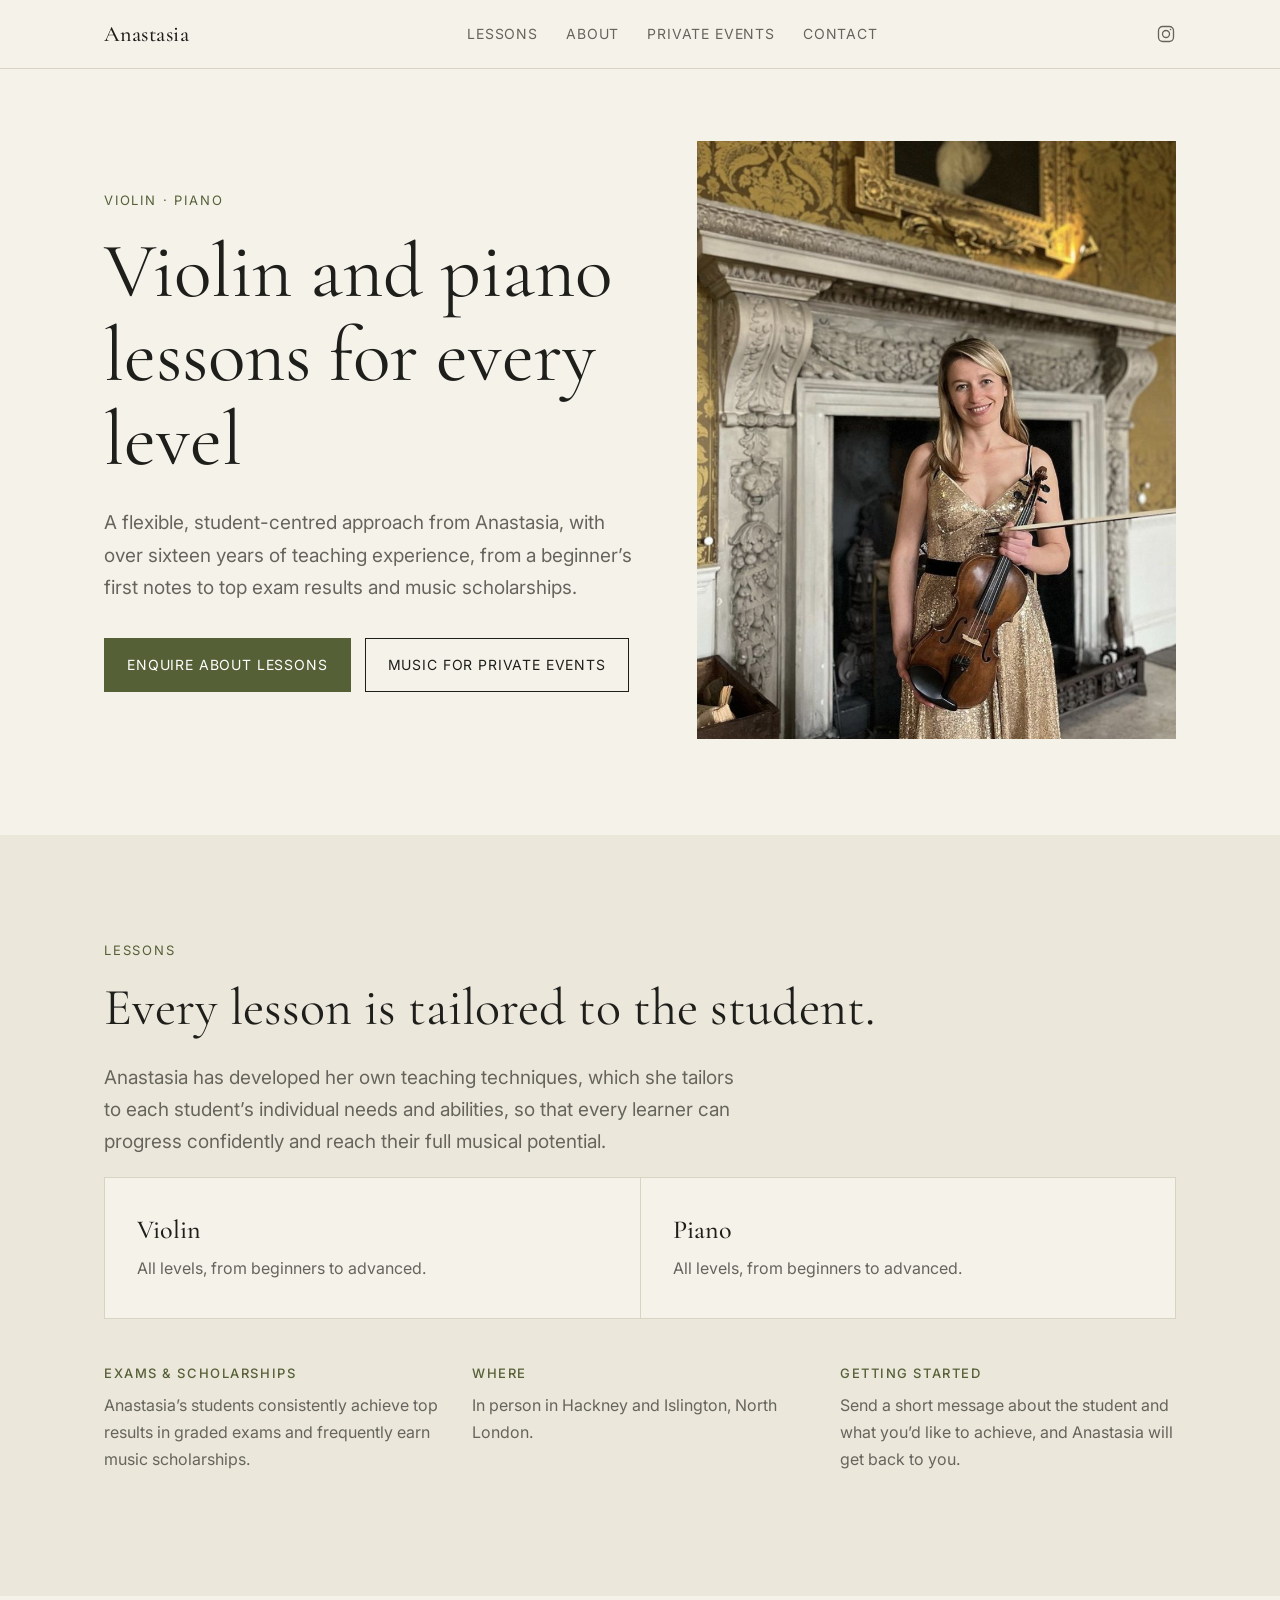
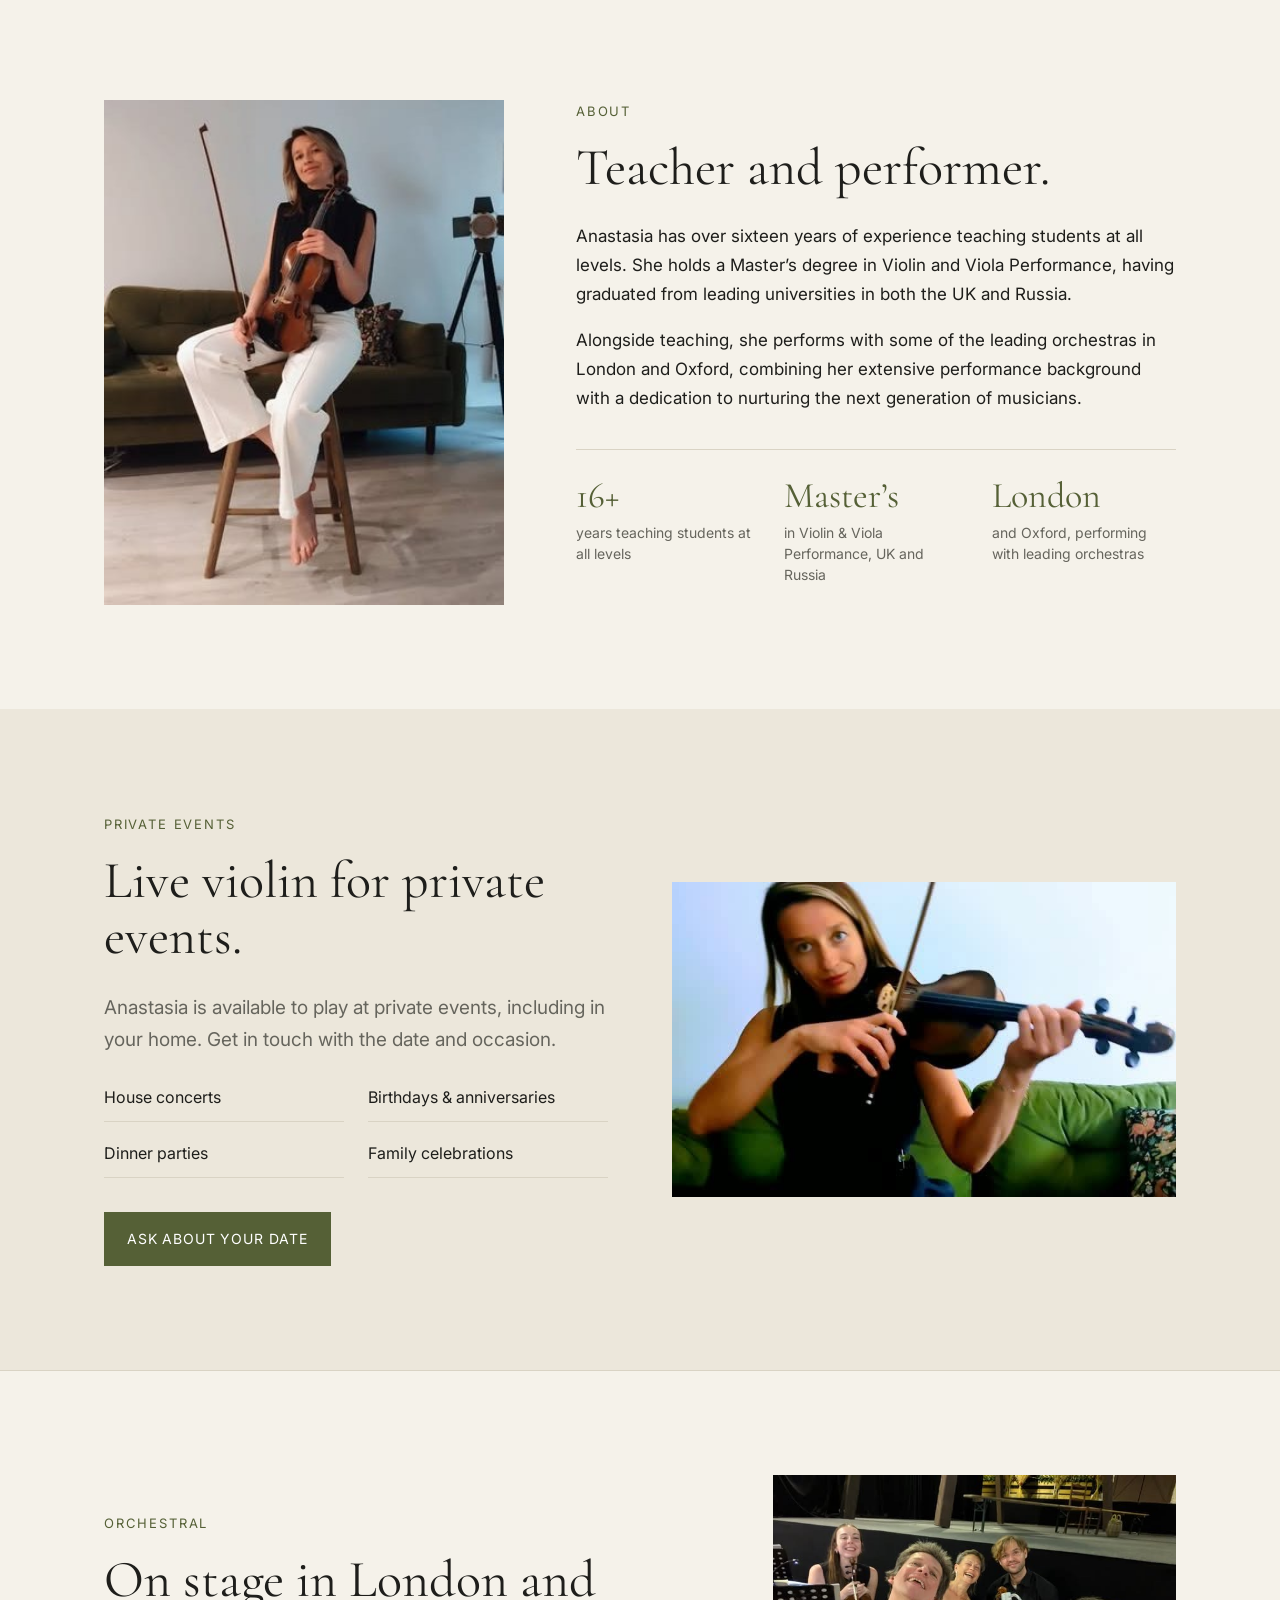
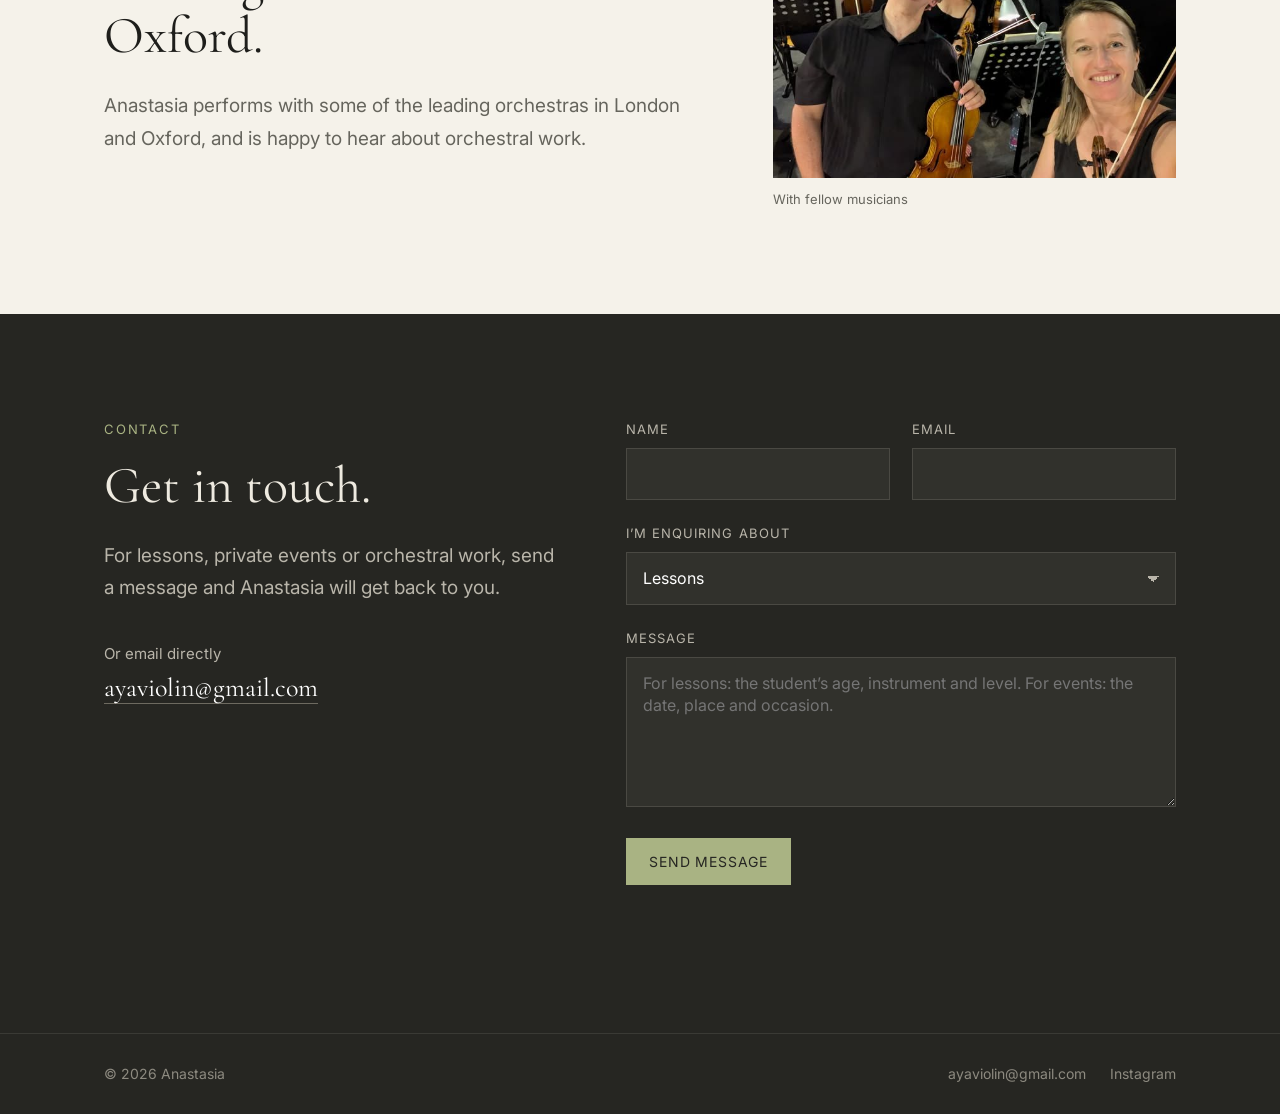
<file: index.html>
<!doctype html>
<html lang="en-GB">
<head>
<meta charset="utf-8">
<meta name="viewport" content="width=device-width, initial-scale=1">
<title>Violin and Piano Lessons with Anastasia</title>
<meta name="description" content="Violin and piano lessons for students at all levels, and live violin for private events, with Anastasia.">
<link rel="icon" href="favicon.svg" type="image/svg+xml">
<!-- Link previews (WhatsApp, iMessage, social media). Update the URLs if the domain changes. -->
<meta property="og:type" content="website">
<meta property="og:title" content="Violin and Piano Lessons with Anastasia">
<meta property="og:description" content="Violin and piano lessons for students at all levels, and live violin for private events.">
<meta property="og:url" content="https://anastasiamusicians.pages.dev/">
<meta property="og:image" content="https://anastasiamusicians.pages.dev/images/portrait.jpg">
<link rel="preconnect" href="https://fonts.googleapis.com">
<link rel="preconnect" href="https://fonts.gstatic.com" crossorigin>
<link href="https://fonts.googleapis.com/css2?family=Cormorant+Garamond:ital,wght@0,400;0,500;1,400&family=Inter:wght@400;500&display=swap" rel="stylesheet">
<link rel="stylesheet" href="styles.css">
<script src="main.js" defer></script>
</head>
<body>

<header>
  <div class="wrap">
    <a class="mark" href="#top">Anastasia</a>
    <nav>
      <a href="#lessons">Lessons</a>
      <a href="#about">About</a>
      <a href="#events">Private events</a>
      <a href="#contact">Contact</a>
    </nav>
    <div class="header-end">
      <a class="mobile-cta" href="#contact">Get in touch</a>
      <a class="ig" href="https://www.instagram.com/anastasiamusicians" target="_blank" rel="noopener" aria-label="Instagram">
        <svg viewBox="0 0 24 24" fill="none" stroke="currentColor" stroke-width="1.6" aria-hidden="true"><rect x="3" y="3" width="18" height="18" rx="5"/><circle cx="12" cy="12" r="4.2"/><circle cx="17.4" cy="6.6" r="1" fill="currentColor" stroke="none"/></svg>
      </a>
    </div>
  </div>
</header>

<main id="top">

  <section class="hero">
    <div class="wrap">
      <div>
        <p class="eyebrow">Violin · Piano</p>
        <h1>Violin and piano lessons for every level</h1>
        <p class="lead">A flexible, student-centred approach from Anastasia, with over sixteen years of teaching experience, from a beginner’s first notes to top exam results and music scholarships.</p>
        <div class="actions">
          <a class="btn" href="#contact" data-topic="Lessons">Enquire about lessons</a>
          <a class="btn ghost" href="#events">Music for private events</a>
        </div>
      </div>
      <figure>
        <img src="images/portrait.jpg" alt="Anastasia holding her violin" width="841" height="1269">
      </figure>
    </div>
  </section>

  <section id="lessons" class="lessons">
    <div class="wrap">
      <p class="eyebrow">Lessons</p>
      <h2>Every lesson is tailored to the student.</h2>
      <p class="lead">Anastasia has developed her own teaching techniques, which she tailors to each student’s individual needs and abilities, so that every learner can progress confidently and reach their full musical potential.</p>
      <div class="cards">
        <div class="card">
          <h3>Violin</h3>
          <p>All levels, from beginners to advanced.</p>
        </div>
        <div class="card">
          <h3>Piano</h3>
          <p>All levels, from beginners to advanced.</p>
        </div>
      </div>
      <div class="notes">
        <div>
          <h4>Exams &amp; scholarships</h4>
          <p>Anastasia’s students consistently achieve top results in graded exams and frequently earn music scholarships.</p>
        </div>
        <div>
          <h4>Where</h4>
          <p>In person in Hackney and Islington, North London.</p>
        </div>
        <div>
          <h4>Getting started</h4>
          <p>Send a short message about the student and what you’d like to achieve, and Anastasia will get back to you.</p>
        </div>
      </div>
    </div>
  </section>

  <section id="about" class="about">
    <div class="wrap">
      <figure>
        <img src="images/sofa-portrait.jpg" alt="Anastasia seated with her violin" width="360" height="455" loading="lazy">
      </figure>
      <div>
        <p class="eyebrow">About</p>
        <h2>Teacher and performer.</h2>
        <p>Anastasia has over sixteen years of experience teaching students at all levels. She holds a Master’s degree in Violin and Viola Performance, having graduated from leading universities in both the UK and Russia.</p>
        <p>Alongside teaching, she performs with some of the leading orchestras in London and Oxford, combining her extensive performance background with a dedication to nurturing the next generation of musicians.</p>
        <ul class="facts">
          <li><strong>16+</strong><span>years teaching students at all levels</span></li>
          <li><strong>Master’s</strong><span>in Violin &amp; Viola Performance, UK and Russia</span></li>
          <li><strong>London</strong><span>and Oxford, performing with leading orchestras</span></li>
        </ul>
      </div>
    </div>
  </section>

  <section id="events" class="events">
    <div class="wrap">
      <div>
        <p class="eyebrow">Private events</p>
        <h2>Live violin for private events.</h2>
        <p class="lead">Anastasia is available to play at private events, including in your home. Get in touch with the date and occasion.</p>
        <ul class="occasions">
          <li>House concerts</li>
          <li>Birthdays &amp; anniversaries</li>
          <li>Dinner parties</li>
          <li>Family celebrations</li>
        </ul>
        <div class="actions">
          <a class="btn" href="#contact" data-topic="Private event">Ask about your date</a>
        </div>
      </div>
      <figure>
        <img src="images/at-home.jpg" alt="Anastasia playing the violin" width="640" height="360" loading="lazy">
      </figure>
    </div>
  </section>

  <section class="orchestral rule">
    <div class="wrap">
      <div>
        <p class="eyebrow">Orchestral</p>
        <h2>On stage in London and Oxford.</h2>
        <p class="lead">Anastasia performs with some of the leading orchestras in London and Oxford, and is happy to hear about orchestral work.</p>
      </div>
      <figure>
        <img src="images/orchestra.jpg" alt="Anastasia with fellow musicians" width="640" height="481" loading="lazy">
        <figcaption>With fellow musicians</figcaption>
      </figure>
    </div>
  </section>

  <section id="contact" class="contact">
    <div class="wrap">
      <div>
        <p class="eyebrow">Contact</p>
        <h2>Get in touch.</h2>
        <p class="lead">For lessons, private events or orchestral work, send a message and Anastasia will get back to you.</p>
        <p class="contact-email">Or email directly<br><a href="mailto:ayaviolin@gmail.com">ayaviolin@gmail.com</a></p>
      </div>

      <form id="contact-form" novalidate>
        <div class="row">
          <div>
            <label for="name">Name</label>
            <input id="name" name="name" autocomplete="name" required>
          </div>
          <div>
            <label for="email">Email</label>
            <input id="email" name="email" type="email" autocomplete="email" required>
          </div>
        </div>
        <div>
          <label for="topic">I’m enquiring about</label>
          <select id="topic" name="topic">
            <option>Lessons</option>
            <option>Private event</option>
            <option>Orchestral work</option>
            <option>Something else</option>
          </select>
        </div>
        <div>
          <label for="message">Message</label>
          <textarea id="message" name="message" required placeholder="For lessons: the student’s age, instrument and level. For events: the date, place and occasion."></textarea>
        </div>
        <input class="hp" type="checkbox" name="botcheck" tabindex="-1" autocomplete="off">
        <button class="btn" type="submit">Send message</button>
        <p class="form-status" role="status" aria-live="polite"></p>
      </form>
    </div>
  </section>

</main>

<footer>
  <div class="wrap">
    <span>© <span id="year"></span> Anastasia</span>
    <span class="links">
      <a href="mailto:ayaviolin@gmail.com">ayaviolin@gmail.com</a>
      <a href="https://www.instagram.com/anastasiamusicians" target="_blank" rel="noopener">Instagram</a>
    </span>
  </div>
</footer>

</body>
</html>
</file>
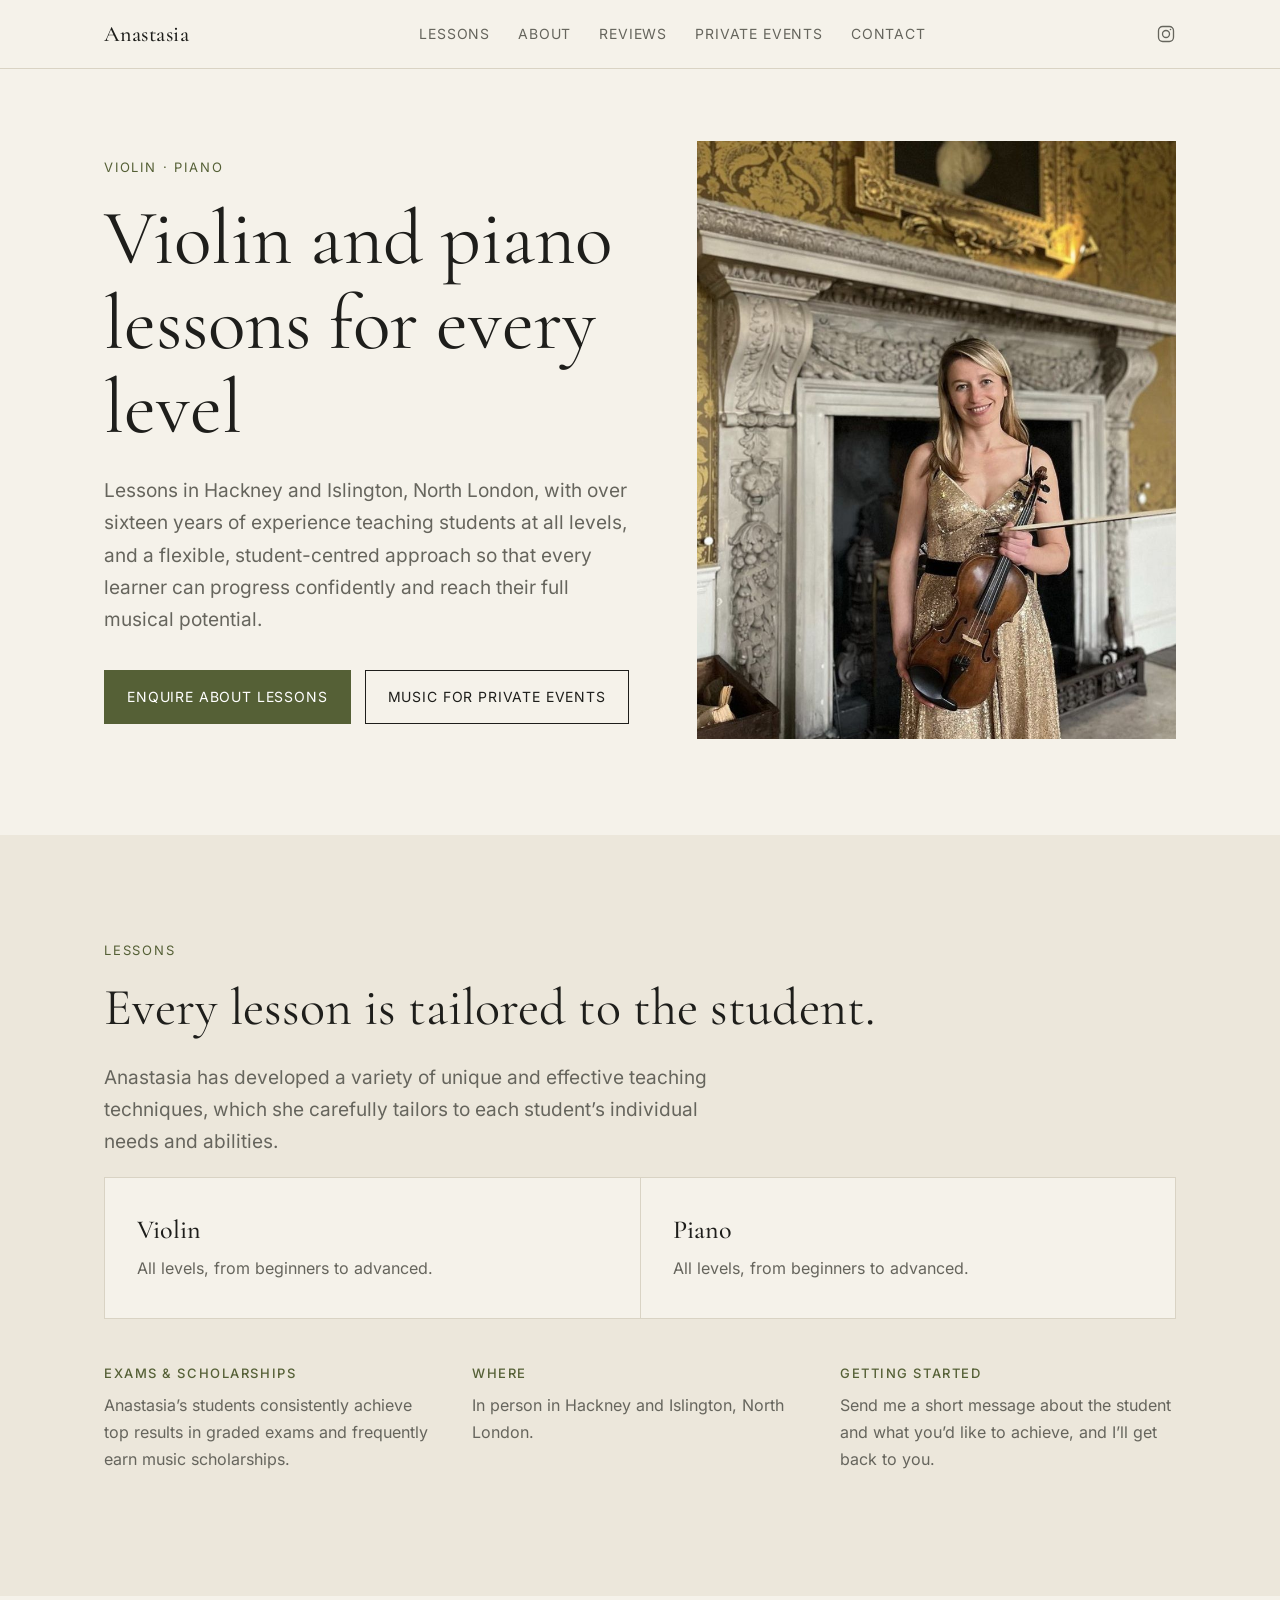
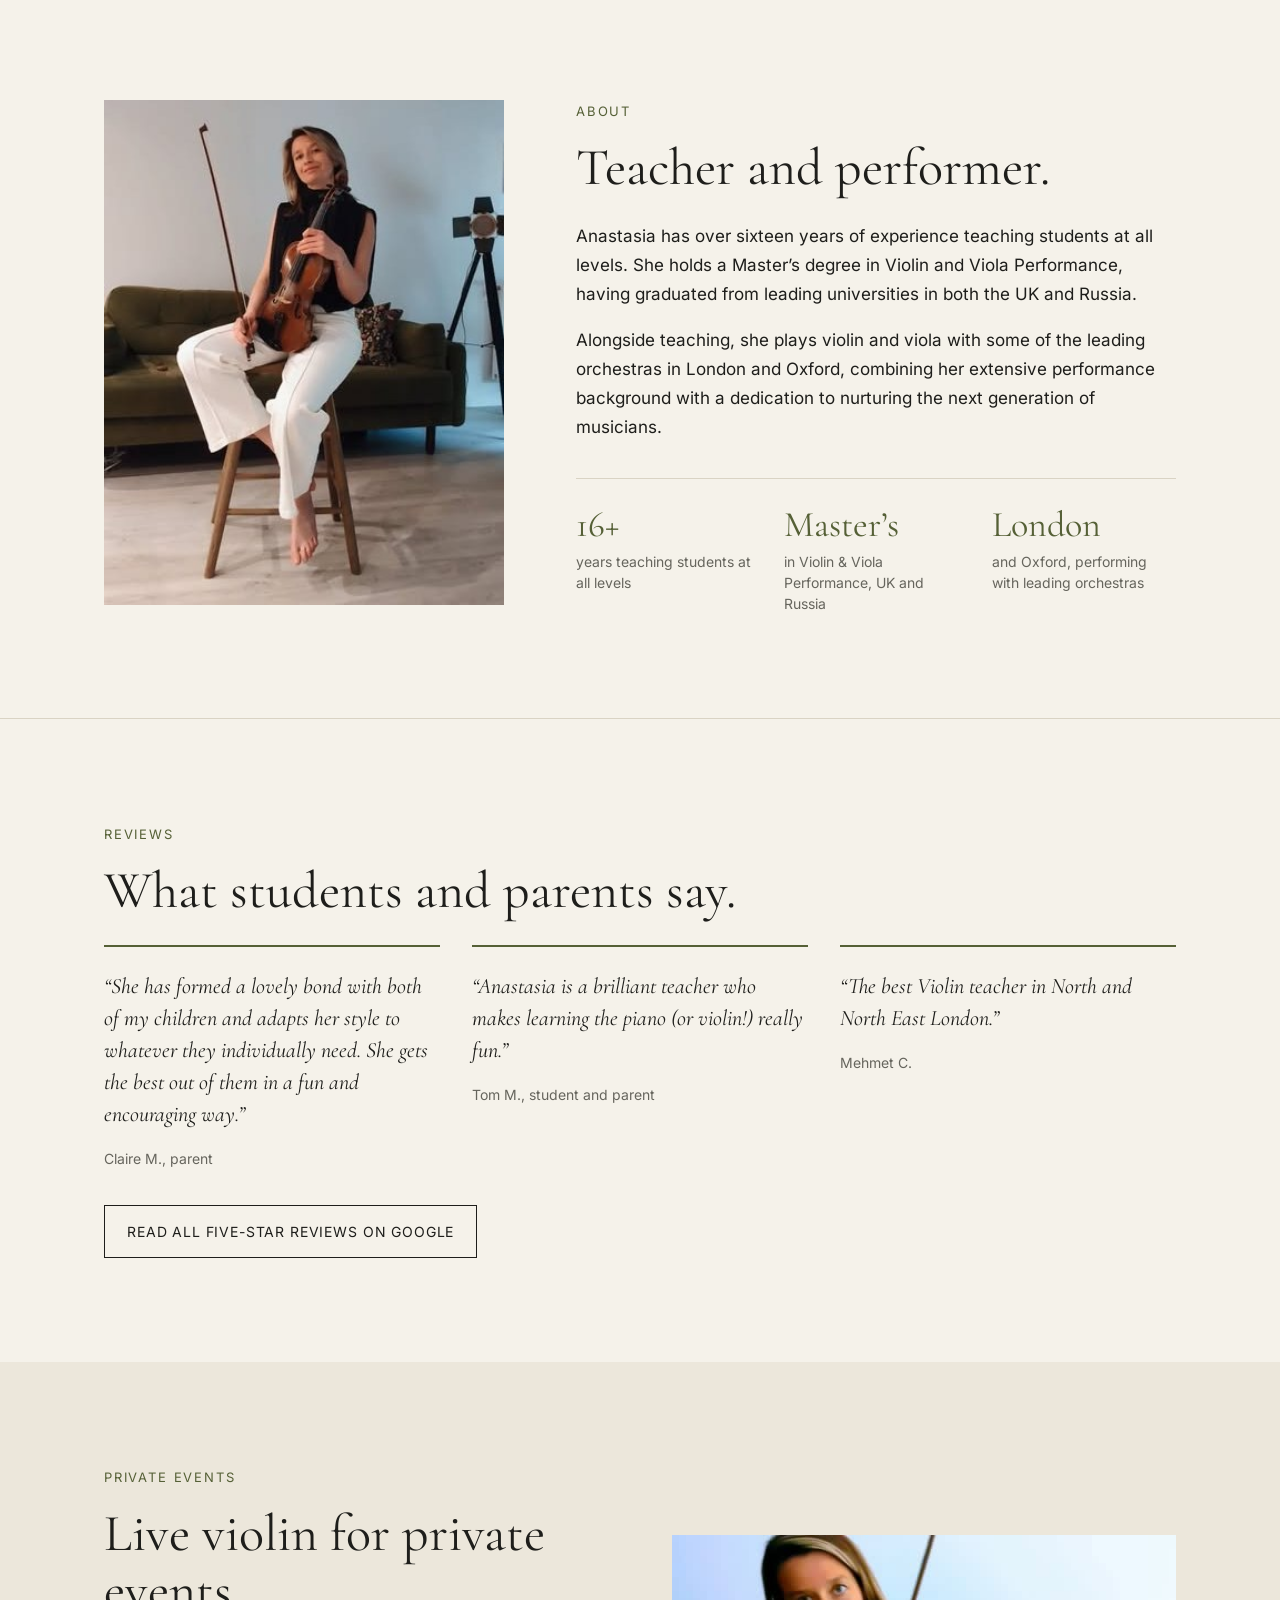
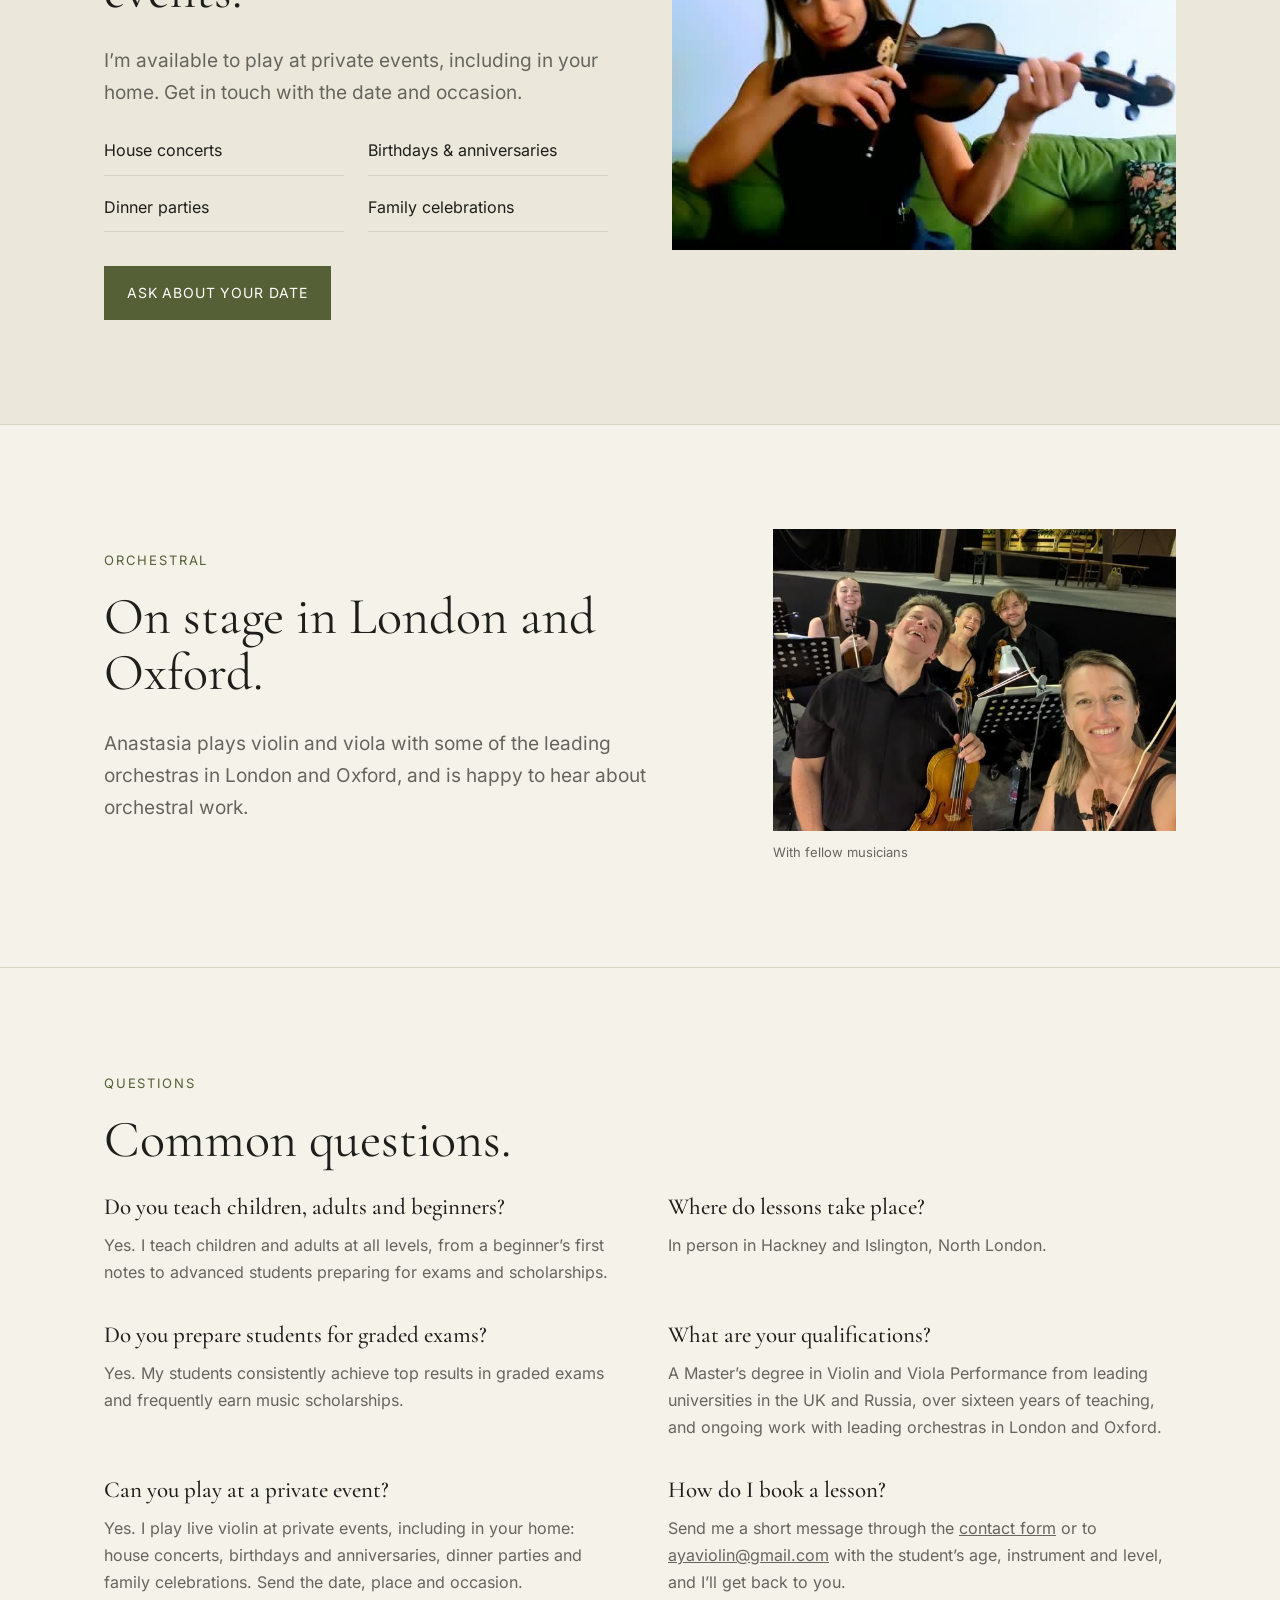
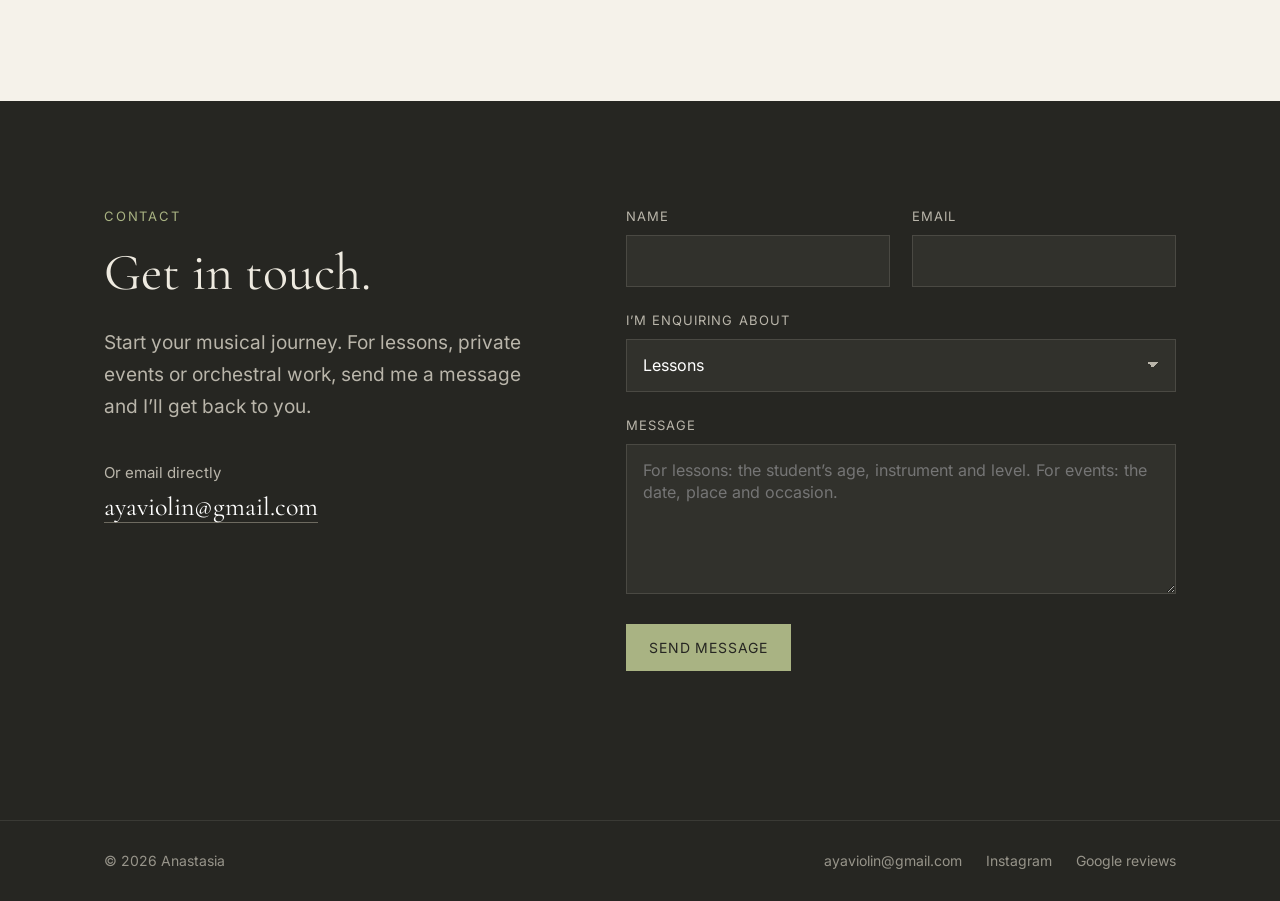
<file: site/index.html>
<!doctype html>
<html lang="en-GB">
<head>
<meta charset="utf-8">
<meta name="viewport" content="width=device-width, initial-scale=1">
<title>Violin and Piano Lessons with Anastasia – Hackney and Islington, North London</title>
<meta name="description" content="Violin and piano lessons for all levels in Hackney and Islington, North London, with Anastasia: over sixteen years of teaching, graded exams and music scholarships. Live violin for private events.">
<link rel="icon" href="favicon.svg" type="image/svg+xml">
<!-- The site's address. If it changes, search the site/ folder for anastasiamusicians.pages.dev and replace every match. -->
<link rel="canonical" href="https://anastasiamusicians.pages.dev/">
<!-- Link previews (WhatsApp, iMessage, social media). -->
<meta property="og:type" content="website">
<meta property="og:title" content="Violin and Piano Lessons with Anastasia">
<meta property="og:description" content="Violin and piano lessons for all levels in Hackney and Islington, London, and live violin for private events.">
<meta property="og:url" content="https://anastasiamusicians.pages.dev/">
<meta property="og:image" content="https://anastasiamusicians.pages.dev/images/portrait.jpg">
<!-- Facts for Google and AI search, in schema.org form. Keep it in step with the page text. -->
<script type="application/ld+json">
{
  "@context": "https://schema.org",
  "@type": "Person",
  "name": "Anastasia",
  "jobTitle": "Violin and piano teacher",
  "description": "Violin and piano teacher with over sixteen years of experience, teaching all levels in Hackney and Islington, North London. Holds a Master's degree in Violin and Viola Performance and performs with leading orchestras in London and Oxford. Also plays live violin at private events.",
  "url": "https://anastasiamusicians.pages.dev/",
  "image": "https://anastasiamusicians.pages.dev/images/portrait.jpg",
  "email": "mailto:ayaviolin@gmail.com",
  "sameAs": ["https://www.instagram.com/anastasiamusicians", "https://share.google/MnevY5DZPbySLRnZO"],
  "knowsAbout": ["Violin", "Viola", "Piano"],
  "hasCredential": { "@type": "EducationalOccupationalCredential", "credentialCategory": "Master's degree", "name": "Master's in Violin and Viola Performance" },
  "workLocation": [
    { "@type": "Place", "name": "Hackney, London" },
    { "@type": "Place", "name": "Islington, London" }
  ],
  "makesOffer": [
    { "@type": "Offer", "itemOffered": { "@type": "Service", "name": "Violin lessons", "areaServed": ["Hackney, London", "Islington, London"] } },
    { "@type": "Offer", "itemOffered": { "@type": "Service", "name": "Piano lessons", "areaServed": ["Hackney, London", "Islington, London"] } },
    { "@type": "Offer", "itemOffered": { "@type": "Service", "name": "Live violin for private events" } }
  ]
}
</script>
<link rel="stylesheet" href="styles.css">
<script src="main.js" defer></script>
</head>
<body>

<header>
  <div class="wrap">
    <a class="mark" href="#top">Anastasia</a>
    <nav>
      <a href="#lessons">Lessons</a>
      <a href="#about">About</a>
      <a href="#reviews">Reviews</a>
      <a href="#events">Private events</a>
      <a href="#contact">Contact</a>
    </nav>
    <div class="header-end">
      <a class="mobile-cta" href="#contact">Get in touch</a>
      <a class="ig" href="https://www.instagram.com/anastasiamusicians" target="_blank" rel="noopener" aria-label="Instagram">
        <svg viewBox="0 0 24 24" fill="none" stroke="currentColor" stroke-width="1.6" aria-hidden="true"><rect x="3" y="3" width="18" height="18" rx="5"/><circle cx="12" cy="12" r="4.2"/><circle cx="17.4" cy="6.6" r="1" fill="currentColor" stroke="none"/></svg>
      </a>
    </div>
  </div>
</header>

<main id="top">

  <section class="hero">
    <div class="wrap">
      <div>
        <p class="eyebrow">Violin · Piano</p>
        <h1>Violin and piano lessons for every level</h1>
        <p class="lead">Lessons in Hackney and Islington, North London, with over sixteen years of experience teaching students at all levels, and a flexible, student-centred approach so that every learner can progress confidently and reach their full musical potential.</p>
        <div class="actions">
          <a class="btn" href="#contact" data-topic="Lessons">Enquire about lessons</a>
          <a class="btn ghost" href="#events">Music for private events</a>
        </div>
      </div>
      <figure>
        <img src="images/portrait.jpg" alt="Anastasia, violin and piano teacher, standing with her violin and bow in front of a carved fireplace" width="841" height="1051" fetchpriority="high">
      </figure>
    </div>
  </section>

  <section id="lessons" class="lessons">
    <div class="wrap">
      <p class="eyebrow">Lessons</p>
      <h2>Every lesson is tailored to the student.</h2>
      <p class="lead">Anastasia has developed a variety of unique and effective teaching techniques, which she carefully tailors to each student’s individual needs and abilities.</p>
      <div class="cards">
        <div class="card">
          <h3>Violin</h3>
          <p>All levels, from beginners to advanced.</p>
        </div>
        <div class="card">
          <h3>Piano</h3>
          <p>All levels, from beginners to advanced.</p>
        </div>
      </div>
      <div class="notes">
        <div>
          <h4>Exams &amp; scholarships</h4>
          <p>Anastasia’s students consistently achieve top results in graded exams and frequently earn music scholarships.</p>
        </div>
        <div>
          <h4>Where</h4>
          <p>In person in Hackney and Islington, North London.</p>
        </div>
        <div>
          <h4>Getting started</h4>
          <p>Send me a short message about the student and what you’d like to achieve, and I’ll get back to you.</p>
        </div>
      </div>
    </div>
  </section>

  <section id="about" class="about">
    <div class="wrap">
      <figure>
        <img src="images/sofa-portrait.jpg" alt="Anastasia seated on a stool with her violin and bow" width="360" height="455" loading="lazy">
      </figure>
      <div>
        <p class="eyebrow">About</p>
        <h2>Teacher and performer.</h2>
        <p>Anastasia has over sixteen years of experience teaching students at all levels. She holds a Master’s degree in Violin and Viola Performance, having graduated from leading universities in both the UK and Russia.</p>
        <p>Alongside teaching, she plays violin and viola with some of the leading orchestras in London and Oxford, combining her extensive performance background with a dedication to nurturing the next generation of musicians.</p>
        <ul class="facts">
          <li><strong>16+</strong><span>years teaching students at all levels</span></li>
          <li><strong>Master’s</strong><span>in Violin &amp; Viola Performance, UK and Russia</span></li>
          <li><strong>London</strong><span>and Oxford, performing with leading orchestras</span></li>
        </ul>
      </div>
    </div>
  </section>

  <section id="reviews" class="reviews rule">
    <div class="wrap">
      <p class="eyebrow">Reviews</p>
      <h2>What students and parents say.</h2>
      <div class="quotes">
        <figure>
          <blockquote>“She has formed a lovely bond with both of my children and adapts her style to whatever they individually need. She gets the best out of them in a fun and encouraging way.”</blockquote>
          <figcaption>Claire M., parent</figcaption>
        </figure>
        <figure>
          <blockquote>“Anastasia is a brilliant teacher who makes learning the piano (or violin!) really fun.”</blockquote>
          <figcaption>Tom M., student and parent</figcaption>
        </figure>
        <figure>
          <blockquote>“The best Violin teacher in North and North East London.”</blockquote>
          <figcaption>Mehmet C.</figcaption>
        </figure>
      </div>
      <div class="actions">
        <a class="btn ghost" href="https://share.google/MnevY5DZPbySLRnZO" target="_blank" rel="noopener">Read all five-star reviews on Google</a>
      </div>
    </div>
  </section>

  <section id="events" class="events">
    <div class="wrap">
      <div>
        <p class="eyebrow">Private events</p>
        <h2>Live violin for private events.</h2>
        <p class="lead">I’m available to play at private events, including in your home. Get in touch with the date and occasion.</p>
        <ul class="occasions">
          <li>House concerts</li>
          <li>Birthdays &amp; anniversaries</li>
          <li>Dinner parties</li>
          <li>Family celebrations</li>
        </ul>
        <div class="actions">
          <a class="btn" href="#contact" data-topic="Private event">Ask about your date</a>
        </div>
      </div>
      <figure>
        <img src="images/at-home.jpg" alt="Anastasia playing the violin, seated on a green sofa" width="640" height="360" loading="lazy">
      </figure>
    </div>
  </section>

  <section class="orchestral rule">
    <div class="wrap">
      <div>
        <p class="eyebrow">Orchestral</p>
        <h2>On stage in London and Oxford.</h2>
        <p class="lead">Anastasia plays violin and viola with some of the leading orchestras in London and Oxford, and is happy to hear about orchestral work.</p>
      </div>
      <figure>
        <img src="images/orchestra.jpg" alt="Anastasia smiling with four fellow string players and their music stands" width="640" height="481" loading="lazy">
        <figcaption>With fellow musicians</figcaption>
      </figure>
    </div>
  </section>

  <section id="faq" class="faq rule">
    <div class="wrap">
      <p class="eyebrow">Questions</p>
      <h2>Common questions.</h2>
      <div class="qa">
        <div>
          <h3>Do you teach children, adults and beginners?</h3>
          <p>Yes. I teach children and adults at all levels, from a beginner’s first notes to advanced students preparing for exams and scholarships.</p>
        </div>
        <div>
          <h3>Where do lessons take place?</h3>
          <p>In person in Hackney and Islington, North London.</p>
        </div>
        <div>
          <h3>Do you prepare students for graded exams?</h3>
          <p>Yes. My students consistently achieve top results in graded exams and frequently earn music scholarships.</p>
        </div>
        <div>
          <h3>What are your qualifications?</h3>
          <p>A Master’s degree in Violin and Viola Performance from leading universities in the UK and Russia, over sixteen years of teaching, and ongoing work with leading orchestras in London and Oxford.</p>
        </div>
        <div>
          <h3>Can you play at a private event?</h3>
          <p>Yes. I play live violin at private events, including in your home: house concerts, birthdays and anniversaries, dinner parties and family celebrations. Send the date, place and occasion.</p>
        </div>
        <div>
          <h3>How do I book a lesson?</h3>
          <p>Send me a short message through the <a href="#contact">contact form</a> or to <a href="mailto:ayaviolin@gmail.com">ayaviolin@gmail.com</a> with the student’s age, instrument and level, and I’ll get back to you.</p>
        </div>
      </div>
    </div>
  </section>

  <section id="contact" class="contact">
    <div class="wrap">
      <div>
        <p class="eyebrow">Contact</p>
        <h2>Get in touch.</h2>
        <p class="lead">Start your musical journey. For lessons, private events or orchestral work, send me a message and I’ll get back to you.</p>
        <p class="contact-email">Or email directly<br><a href="mailto:ayaviolin@gmail.com">ayaviolin@gmail.com</a></p>
      </div>

      <form id="contact-form" novalidate>
        <div class="row">
          <div>
            <label for="name">Name</label>
            <input id="name" name="name" autocomplete="name" required>
          </div>
          <div>
            <label for="email">Email</label>
            <input id="email" name="email" type="email" autocomplete="email" required>
          </div>
        </div>
        <div>
          <label for="topic">I’m enquiring about</label>
          <select id="topic" name="topic">
            <option>Lessons</option>
            <option>Private event</option>
            <option>Orchestral work</option>
            <option>Something else</option>
          </select>
        </div>
        <div>
          <label for="message">Message</label>
          <textarea id="message" name="message" required placeholder="For lessons: the student’s age, instrument and level. For events: the date, place and occasion."></textarea>
        </div>
        <input class="hp" type="checkbox" name="botcheck" tabindex="-1" autocomplete="off" aria-hidden="true">
        <button class="btn" type="submit">Send message</button>
        <p class="form-status" role="status" aria-live="polite"></p>
      </form>
    </div>
  </section>

</main>

<footer>
  <div class="wrap">
    <span>© <span id="year"></span> Anastasia</span>
    <span class="links">
      <a href="mailto:ayaviolin@gmail.com">ayaviolin@gmail.com</a>
      <a href="https://www.instagram.com/anastasiamusicians" target="_blank" rel="noopener">Instagram</a>
      <a href="https://share.google/MnevY5DZPbySLRnZO" target="_blank" rel="noopener">Google reviews</a>
    </span>
  </div>
</footer>

</body>
</html>
</file>
<file: styles.css>
:root {
  --paper: #f5f2ea;
  --paper-2: #ece7db;
  --ink: #1e1e1b;
  --muted: #66655d;
  --line: #d9d3c4;
  --olive: #556036;
  --olive-dark: #3f4828;
  --sage: #a9b383;
  --charcoal: #262622;
  --serif: "Cormorant Garamond", Georgia, serif;
  --sans: "Inter", system-ui, -apple-system, sans-serif;
}
* { box-sizing: border-box; }
html { scroll-behavior: smooth; scroll-padding-top: 68px; }
body { margin: 0; background: var(--paper); color: var(--ink); font: 400 17px/1.7 var(--sans); -webkit-font-smoothing: antialiased; }
img { max-width: 100%; display: block; }
a { color: inherit; }
.wrap { max-width: 1120px; margin: 0 auto; padding: 0 24px; }

/* Header */
header { position: sticky; top: 0; z-index: 10; background: rgba(245,242,234,.92); backdrop-filter: blur(8px); border-bottom: 1px solid var(--line); }
header .wrap { display: flex; align-items: center; justify-content: space-between; height: 68px; }
.mark { font: 500 22px/1 var(--serif); letter-spacing: .02em; text-decoration: none; }
nav { display: flex; gap: 28px; }
nav a { font-size: 14px; letter-spacing: .06em; text-transform: uppercase; text-decoration: none; color: var(--muted); }
nav a:hover { color: var(--ink); }
.header-end { display: flex; align-items: center; gap: 28px; }
.ig { display: flex; color: var(--muted); }
.ig:hover { color: var(--ink); }
.ig svg { width: 20px; height: 20px; }
.mobile-cta { display: none; font-size: 13px; letter-spacing: .06em; text-transform: uppercase; color: var(--olive); text-decoration: none; }

/* Type */
.eyebrow { font-size: 13px; letter-spacing: .14em; text-transform: uppercase; color: var(--olive); margin: 0 0 18px; }
h1, h2 { font-family: var(--serif); font-weight: 400; line-height: 1.08; margin: 0; }
h1 { font-size: clamp(44px, 6.4vw, 78px); }
h2 { font-size: clamp(34px, 4.4vw, 52px); margin-bottom: 26px; }
h3 { font: 500 26px/1.2 var(--serif); margin: 0 0 10px; }
p { margin: 0 0 18px; }
.lead { font-size: 19px; color: var(--muted); max-width: 34em; }

/* Buttons */
.btn { display: inline-block; padding: 14px 22px; border: 1px solid var(--olive); background: var(--olive); color: #fff; text-decoration: none; font-size: 14px; letter-spacing: .06em; text-transform: uppercase; cursor: pointer; font-family: var(--sans); transition: background .2s, color .2s; }
.btn:hover { background: var(--olive-dark); border-color: var(--olive-dark); }
.btn.ghost { background: transparent; color: var(--ink); border-color: var(--ink); }
.btn.ghost:hover { background: var(--ink); color: #fff; }
.actions { display: flex; flex-wrap: wrap; gap: 14px; margin-top: 34px; }

section { padding: 104px 0; }
.rule { border-top: 1px solid var(--line); }
figure { margin: 0; }
figure img { width: 100%; height: 100%; object-fit: cover; }

/* Hero */
.hero { padding: 72px 0 96px; }
.hero .wrap { display: grid; grid-template-columns: 1.05fr .95fr; gap: 64px; align-items: center; }
.hero h1 { margin-bottom: 26px; }
.hero figure { aspect-ratio: 4/5; overflow: hidden; }
.hero figure img { object-position: center 30%; }

/* Lessons */
.lessons { background: var(--paper-2); }
.cards { display: grid; grid-template-columns: repeat(2, 1fr); gap: 1px; background: var(--line); border: 1px solid var(--line); }
.card { background: var(--paper); padding: 36px 32px; }
.card p { color: var(--muted); margin: 0; font-size: 16px; }
.notes { display: grid; grid-template-columns: repeat(3, 1fr); gap: 32px; margin-top: 48px; }
.notes h4 { font: 500 13px/1 var(--sans); letter-spacing: .12em; text-transform: uppercase; margin: 0 0 12px; color: var(--olive); }
.notes p { font-size: 16px; color: var(--muted); }

/* About */
.about .wrap { display: grid; grid-template-columns: .8fr 1.2fr; gap: 72px; align-items: start; }
.about figure { aspect-ratio: 360/455; max-width: 400px; }
.facts { list-style: none; margin: 36px 0 0; padding: 28px 0 0; display: grid; grid-template-columns: repeat(3, 1fr); gap: 24px; border-top: 1px solid var(--line); }
.facts strong { display: block; font: 400 36px/1 var(--serif); color: var(--olive); margin-bottom: 8px; }
.facts span { font-size: 14px; color: var(--muted); line-height: 1.5; display: block; }

/* Private events */
.events { background: var(--paper-2); }
.events .wrap { display: grid; grid-template-columns: 1fr 1fr; gap: 64px; align-items: center; }
.events figure { aspect-ratio: 16/10; }
.occasions { list-style: none; padding: 0; margin: 8px 0 0; display: grid; grid-template-columns: 1fr 1fr; gap: 8px 24px; }
.occasions li { padding: 10px 0; border-bottom: 1px solid var(--line); font-size: 16px; }

/* Orchestral */
.orchestral .wrap { display: grid; grid-template-columns: 1.2fr .8fr; gap: 64px; align-items: center; }
.orchestral figure { aspect-ratio: 4/3; }
.orchestral figcaption { font-size: 13px; color: var(--muted); margin-top: 10px; }

/* Contact */
.contact { background: var(--charcoal); color: #eeeae0; }
.contact .wrap { display: grid; grid-template-columns: .9fr 1.1fr; gap: 72px; }
.contact .eyebrow { color: var(--sage); }
.contact .lead { color: #b9b5aa; }
.contact-email { margin-top: 36px; font-size: 15px; color: #b9b5aa; }
.contact-email a { display: inline-block; margin-top: 6px; font: 400 26px/1.2 var(--serif); color: #fff; text-decoration: none; border-bottom: 1px solid #6d6a60; }
.contact-email a:hover { border-color: #fff; }
form { display: grid; gap: 22px; }
.row { display: grid; grid-template-columns: 1fr 1fr; gap: 22px; }
label { display: block; font-size: 13px; letter-spacing: .08em; text-transform: uppercase; color: #b9b5aa; margin-bottom: 8px; }
input, select, textarea { width: 100%; padding: 14px 16px; font: 400 16px/1.4 var(--sans); color: #fff; background: #31312c; border: 1px solid #4a4943; border-radius: 0; appearance: none; }
select { background-image: linear-gradient(45deg, transparent 50%, #b9b5aa 50%), linear-gradient(135deg, #b9b5aa 50%, transparent 50%); background-position: calc(100% - 22px) 50%, calc(100% - 16px) 50%; background-size: 6px 6px; background-repeat: no-repeat; }
textarea { min-height: 150px; resize: vertical; }
input:focus, select:focus, textarea:focus { outline: none; border-color: var(--sage); }
.contact .btn { justify-self: start; background: var(--sage); border-color: var(--sage); color: var(--charcoal); }
.contact .btn:hover { background: #fff; border-color: #fff; }
.form-status { min-height: 1.5em; margin: 0; font-size: 15px; }
.form-status.ok { color: #c4cd9d; }
.form-status.err { color: #e8a598; }
.hp { position: absolute; left: -9999px; }

footer { background: var(--charcoal); color: #8d8a80; font-size: 14px; border-top: 1px solid #3a3a35; }
footer .wrap { display: flex; justify-content: space-between; padding-top: 28px; padding-bottom: 28px; gap: 16px; flex-wrap: wrap; }
footer .links { display: flex; gap: 24px; }
footer a { text-decoration: none; }
footer a:hover { color: #fff; }

/* Mobile */
@media (max-width: 860px) {
  body { font-size: 16px; }
  .wrap { padding: 0 16px; }
  nav { display: none; }
  .mobile-cta { display: inline-block; }
  .header-end { gap: 20px; }
  section { padding: 72px 0; }
  .hero { padding: 32px 0 64px; }
  .hero .wrap, .about .wrap, .events .wrap, .orchestral .wrap, .contact .wrap { grid-template-columns: 1fr; gap: 40px; }
  .hero figure { order: -1; aspect-ratio: 4/4.4; }
  .about figure { max-width: none; aspect-ratio: 4/4.4; }
  .about figure img { object-position: center 20%; }
  .cards, .notes { grid-template-columns: 1fr; }
  .facts { grid-template-columns: 1fr; gap: 20px; }
  .occasions, .row { grid-template-columns: 1fr; }
}
</file>
<file: site/styles.css>
/* Fonts are served from this site (fonts/), so the page doesn't wait on Google. Licences in fonts/LICENSE.txt. */
@font-face { font-family: "Cormorant Garamond"; font-style: normal; font-weight: 400 500; font-display: swap; src: url("fonts/cormorant-garamond.woff2") format("woff2"); }
@font-face { font-family: "Cormorant Garamond"; font-style: italic; font-weight: 400; font-display: swap; src: url("fonts/cormorant-garamond-italic.woff2") format("woff2"); }
@font-face { font-family: "Inter"; font-style: normal; font-weight: 400 500; font-display: swap; src: url("fonts/inter.woff2") format("woff2"); }

:root {
  --paper: #f5f2ea;
  --paper-2: #ece7db;
  --ink: #1e1e1b;
  --muted: #66655d;
  --line: #d9d3c4;
  --olive: #556036;
  --olive-dark: #3f4828;
  --sage: #a9b383;
  --charcoal: #262622;
  --serif: "Cormorant Garamond", Georgia, serif;
  --sans: "Inter", system-ui, -apple-system, sans-serif;
}
* { box-sizing: border-box; }
html { scroll-behavior: smooth; scroll-padding-top: 68px; }
body { margin: 0; background: var(--paper); color: var(--ink); font: 400 17px/1.7 var(--sans); -webkit-font-smoothing: antialiased; }
img { max-width: 100%; display: block; }
a { color: inherit; }
.wrap { max-width: 1120px; margin: 0 auto; padding: 0 24px; }

/* Header */
header { position: sticky; top: 0; z-index: 10; background: rgba(245,242,234,.92); backdrop-filter: blur(8px); border-bottom: 1px solid var(--line); }
header .wrap { display: flex; align-items: center; justify-content: space-between; height: 68px; }
.mark { font: 500 22px/1 var(--serif); letter-spacing: .02em; text-decoration: none; }
nav { display: flex; gap: 28px; }
nav a { font-size: 14px; letter-spacing: .06em; text-transform: uppercase; text-decoration: none; color: var(--muted); }
nav a:hover { color: var(--ink); }
.header-end { display: flex; align-items: center; gap: 28px; }
.ig { display: flex; color: var(--muted); }
.ig:hover { color: var(--ink); }
.ig svg { width: 20px; height: 20px; }
.mobile-cta { display: none; font-size: 13px; letter-spacing: .06em; text-transform: uppercase; color: var(--olive); text-decoration: none; }

/* Type */
.eyebrow { font-size: 13px; letter-spacing: .14em; text-transform: uppercase; color: var(--olive); margin: 0 0 18px; }
h1, h2 { font-family: var(--serif); font-weight: 400; line-height: 1.08; margin: 0; }
h1 { font-size: clamp(44px, 6.4vw, 78px); }
h2 { font-size: clamp(34px, 4.4vw, 52px); margin-bottom: 26px; }
h3 { font: 500 26px/1.2 var(--serif); margin: 0 0 10px; }
p { margin: 0 0 18px; }
.lead { font-size: 19px; color: var(--muted); max-width: 34em; }

/* Buttons */
.btn { display: inline-block; padding: 14px 22px; border: 1px solid var(--olive); background: var(--olive); color: #fff; text-decoration: none; font-size: 14px; letter-spacing: .06em; text-transform: uppercase; cursor: pointer; font-family: var(--sans); transition: background .2s, color .2s; }
.btn:hover { background: var(--olive-dark); border-color: var(--olive-dark); }
.btn.ghost { background: transparent; color: var(--ink); border-color: var(--ink); }
.btn.ghost:hover { background: var(--ink); color: #fff; }
.actions { display: flex; flex-wrap: wrap; gap: 14px; margin-top: 34px; }

section { padding: 104px 0; }
.rule { border-top: 1px solid var(--line); }
figure { margin: 0; }
figure img { width: 100%; height: 100%; object-fit: cover; }

/* Hero */
.hero { padding: 72px 0 96px; }
.hero .wrap { display: grid; grid-template-columns: 1.05fr .95fr; gap: 64px; align-items: center; }
.hero h1 { margin-bottom: 26px; }
.hero figure { aspect-ratio: 4/5; overflow: hidden; }
.hero figure img { object-position: center 30%; }

/* Lessons */
.lessons { background: var(--paper-2); }
.cards { display: grid; grid-template-columns: repeat(2, 1fr); gap: 1px; background: var(--line); border: 1px solid var(--line); }
.card { background: var(--paper); padding: 36px 32px; }
.card p { color: var(--muted); margin: 0; font-size: 16px; }
.notes { display: grid; grid-template-columns: repeat(3, 1fr); gap: 32px; margin-top: 48px; }
.notes h4 { font: 500 13px/1 var(--sans); letter-spacing: .12em; text-transform: uppercase; margin: 0 0 12px; color: var(--olive); }
.notes p { font-size: 16px; color: var(--muted); }

/* About */
.about .wrap { display: grid; grid-template-columns: .8fr 1.2fr; gap: 72px; align-items: start; }
.about figure { aspect-ratio: 360/455; max-width: 400px; }
.facts { list-style: none; margin: 36px 0 0; padding: 28px 0 0; display: grid; grid-template-columns: repeat(3, 1fr); gap: 24px; border-top: 1px solid var(--line); }
.facts strong { display: block; font: 400 36px/1 var(--serif); color: var(--olive); margin-bottom: 8px; }
.facts span { font-size: 14px; color: var(--muted); line-height: 1.5; display: block; }

/* Reviews */
.quotes { display: grid; grid-template-columns: repeat(3, 1fr); gap: 32px; }
.quotes figure { margin: 0; padding-top: 24px; border-top: 2px solid var(--olive); }
.quotes blockquote { margin: 0 0 16px; font: italic 400 22px/1.45 var(--serif); }
.quotes figcaption { font-size: 14px; color: var(--muted); }

/* Private events */
.events { background: var(--paper-2); }
.events .wrap { display: grid; grid-template-columns: 1fr 1fr; gap: 64px; align-items: center; }
.events figure { aspect-ratio: 16/10; }
.occasions { list-style: none; padding: 0; margin: 8px 0 0; display: grid; grid-template-columns: 1fr 1fr; gap: 8px 24px; }
.occasions li { padding: 10px 0; border-bottom: 1px solid var(--line); font-size: 16px; }

/* Orchestral */
.orchestral .wrap { display: grid; grid-template-columns: 1.2fr .8fr; gap: 64px; align-items: center; }
.orchestral figure { aspect-ratio: 4/3; }
.orchestral figcaption { font-size: 13px; color: var(--muted); margin-top: 10px; }

/* Questions */
.qa { display: grid; grid-template-columns: 1fr 1fr; gap: 36px 56px; }
.qa h3 { font-size: 23px; }
.qa p { font-size: 16px; color: var(--muted); margin: 0; }

/* Contact */
.contact { background: var(--charcoal); color: #eeeae0; }
.contact .wrap { display: grid; grid-template-columns: .9fr 1.1fr; gap: 72px; }
.contact .eyebrow { color: var(--sage); }
.contact .lead { color: #b9b5aa; }
.contact-email { margin-top: 36px; font-size: 15px; color: #b9b5aa; }
.contact-email a { display: inline-block; margin-top: 6px; font: 400 26px/1.2 var(--serif); color: #fff; text-decoration: none; border-bottom: 1px solid #6d6a60; }
.contact-email a:hover { border-color: #fff; }
form { display: grid; gap: 22px; }
.row { display: grid; grid-template-columns: 1fr 1fr; gap: 22px; }
label { display: block; font-size: 13px; letter-spacing: .08em; text-transform: uppercase; color: #b9b5aa; margin-bottom: 8px; }
input, select, textarea { width: 100%; padding: 14px 16px; font: 400 16px/1.4 var(--sans); color: #fff; background: #31312c; border: 1px solid #4a4943; border-radius: 0; appearance: none; }
select { background-image: linear-gradient(45deg, transparent 50%, #b9b5aa 50%), linear-gradient(135deg, #b9b5aa 50%, transparent 50%); background-position: calc(100% - 22px) 50%, calc(100% - 16px) 50%; background-size: 6px 6px; background-repeat: no-repeat; }
textarea { min-height: 150px; resize: vertical; }
input:focus, select:focus, textarea:focus { outline: none; border-color: var(--sage); }
.contact .btn { justify-self: start; background: var(--sage); border-color: var(--sage); color: var(--charcoal); }
.contact .btn:hover { background: #fff; border-color: #fff; }
.form-status { min-height: 1.5em; margin: 0; font-size: 15px; }
.form-status.ok { color: #c4cd9d; }
.form-status.err { color: #e8a598; }
.hp { position: absolute; left: -9999px; }

footer { background: var(--charcoal); color: #97948a; font-size: 14px; border-top: 1px solid #3a3a35; }
footer .wrap { display: flex; justify-content: space-between; padding-top: 28px; padding-bottom: 28px; gap: 16px; flex-wrap: wrap; }
footer .links { display: flex; gap: 24px; }
footer a { text-decoration: none; }
footer a:hover { color: #fff; }

/* Mobile */
@media (max-width: 860px) {
  body { font-size: 16px; }
  .wrap { padding: 0 16px; }
  nav { display: none; }
  .mobile-cta { display: inline-block; }
  .header-end { gap: 20px; }
  section { padding: 72px 0; }
  .hero { padding: 32px 0 64px; }
  .hero .wrap, .about .wrap, .events .wrap, .orchestral .wrap, .contact .wrap { grid-template-columns: 1fr; gap: 40px; }
  .hero figure { order: -1; aspect-ratio: 4/4.4; }
  .about figure { max-width: none; aspect-ratio: 4/4.4; }
  .about figure img { object-position: center 20%; }
  .cards, .notes { grid-template-columns: 1fr; }
  .facts { grid-template-columns: 1fr; gap: 20px; }
  .occasions, .row, .qa, .quotes { grid-template-columns: 1fr; }
}
</file>
